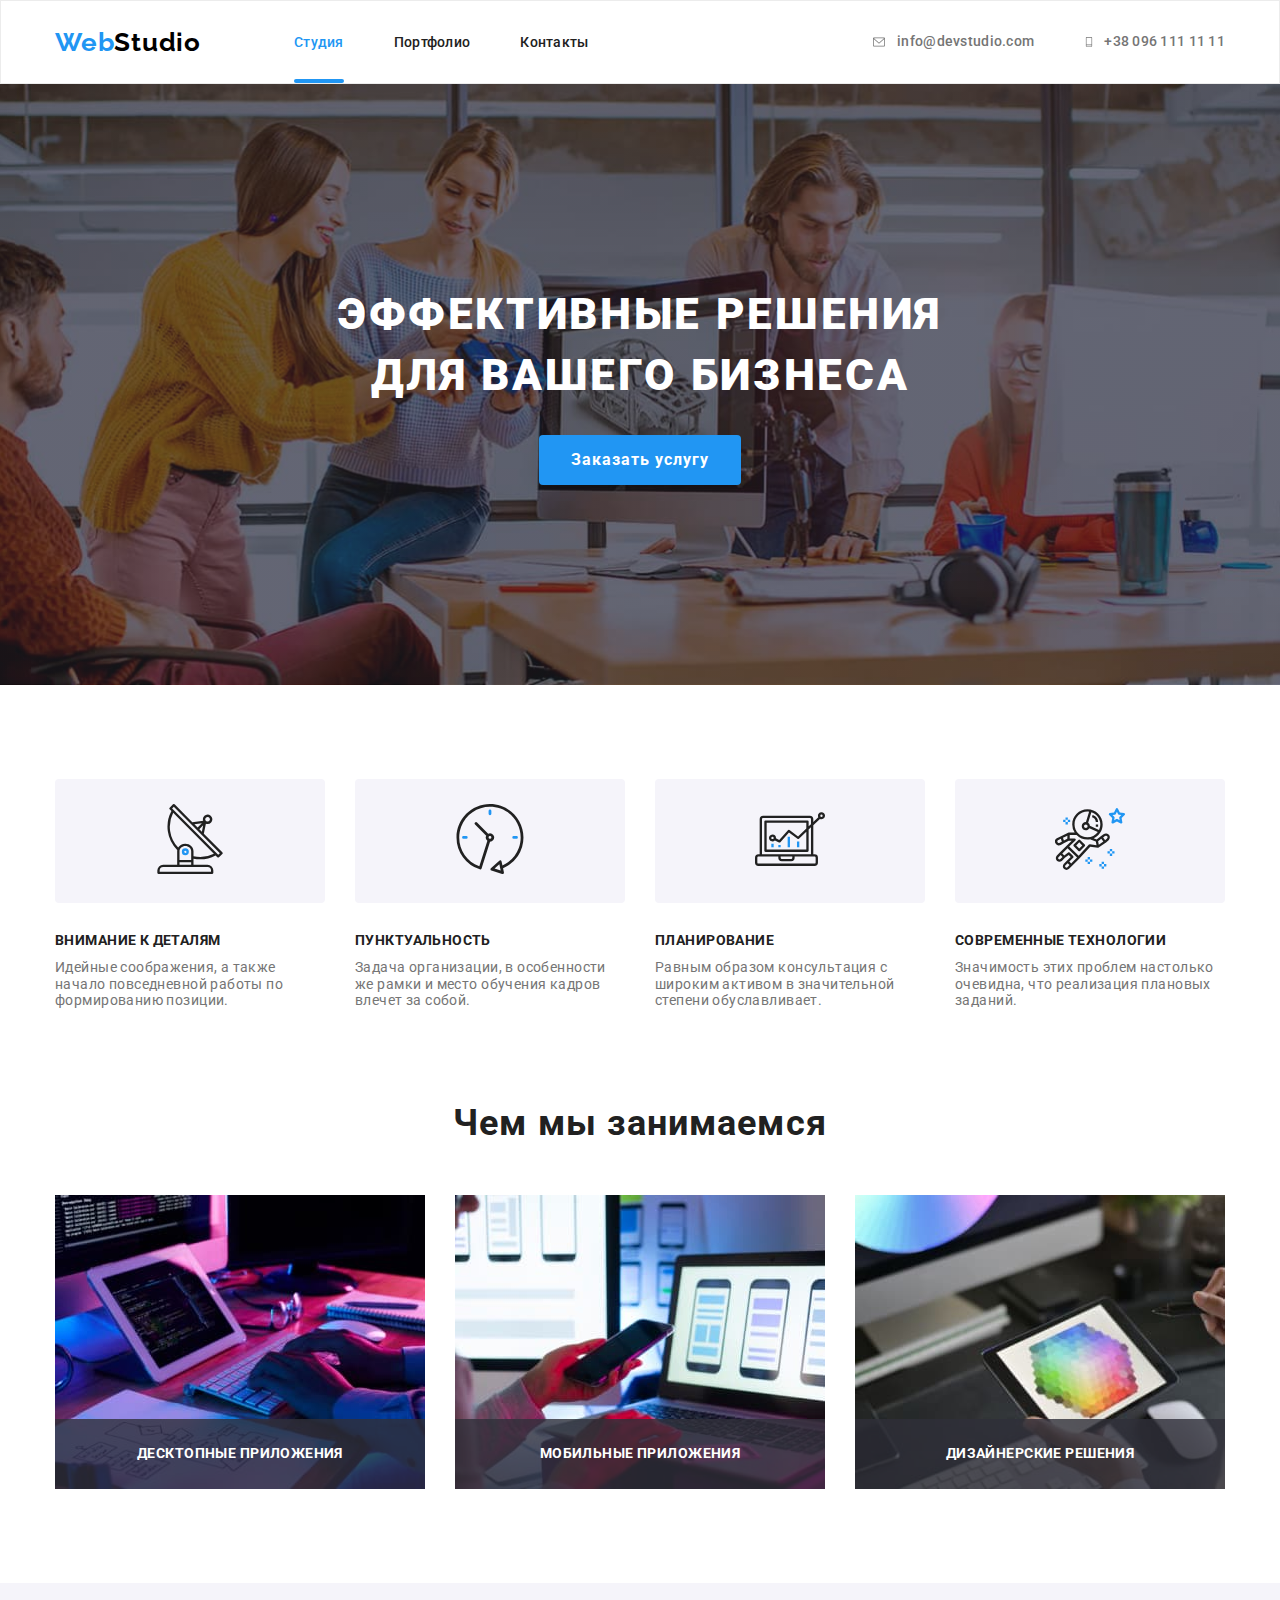
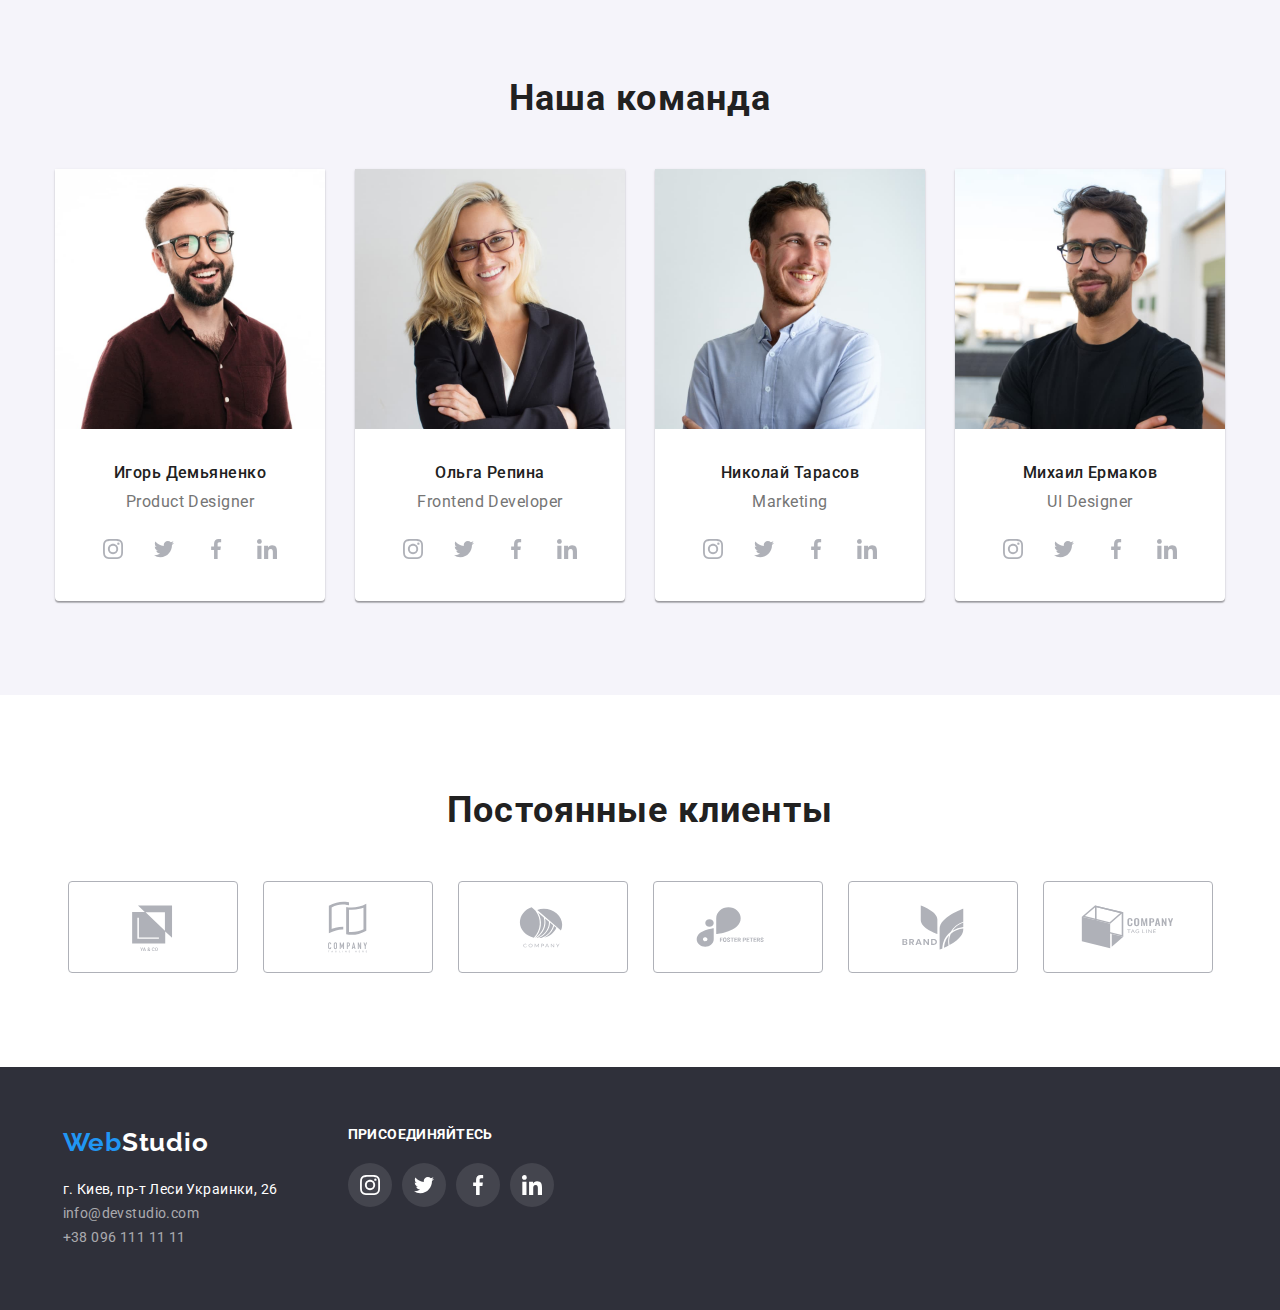
<file: index.html>
<!DOCTYPE html>
<html lang="ru">

<head>
    <meta charset="UTF-8">
    <meta http-equiv="X-UA-Compatible" content="IE=edge">
    <meta name="viewport" content="width=device-width, initial-scale=1.0">
    <title>Document</title>
    <link rel="preconnect" href="https://fonts.googleapis.com">
    <link rel="preconnect" href="https://fonts.gstatic.com" crossorigin>
    <link
        href="https://fonts.googleapis.com/css2?family=Raleway:wght@700&family=Roboto:wght@400;500;700;900&display=swap"
        rel="stylesheet">
    <link rel="stylesheet"
        href="https://cdnjs.cloudflare.com/ajax/libs/modern-normalize/1.1.0/modern-normalize.min.css">
    <link rel="stylesheet" href="./css/styles.css">
</head>

<body>

    <!-- Модалка -->
    <div class="backdrop is-hidden" data-modal>
        <div class="modal">
            <button class="close-button" data-modal-close>
                <svg class="close" width="18" height="18">
                    <use href="./images/icons.svg#icon-close-black"></use>
                </svg>
            </button>
        </div>
    </div>
    <!-- Шапка сайта -->
    <header class="section-header">
        <div class="container">
            <a class="logo" href="./index.html" lang="en"><span class="second-color">Web</span>Studio</a>
            <nav>
                <ul class="site-nav list">
                    <li class="item"><a href="./index.html" class="link main">Студия</a></li>
                    <li class="item"><a href="./portfolio.html" class="link">Портфолио</a></li>
                    <li class="item"><a href="" class="link">Контакты</a></li>
                </ul>
            </nav>
            <ul class="contacts list">
                <li class="item">
                        <a href="mailto:info@devstudio.com" class="link"><svg class="mail-icon" width="16" height="12">
                            <use href="./images/icons.svg#icon-mail"></use>
                        </svg>info@devstudio.com</a>
                </li>

                <li class="item">
                        <a href="tel:+380961111111" class="link"><svg class="tel-icon" width="10" height="16">
                            <use href="./images/icons.svg#icon-tel"></use>
                        </svg>+38 096 111 11 11</a>
                </li>
            </ul>
        </div>
    </header>

    <!-- Тело сайта -->
    <main>

        <!-- Тема сайта -->
        <section class="main-section main-background">
            <div class="container">
                <h1 class="main-title">Эффективные решения <br> для вашего бизнеса</h1>
                <button type="button" class="main-button" data-modal-open>Заказать услугу</button>
            </div>
            
        </section>
        

        <!-- Особенности -->
        
            <section class="dignity-section">
                <div class="container">
                <h2 class="header-hide">Особенности</h2>

                <ul class="dignity list">
                    <li class="item">
                        <div class="dignity-background">
                            <svg class="dignity-icon" width="70" height="70">
                                <use href="./images/icons.svg#icon-antenna" ></use>
                            </svg>
                        </div>
                        <div class="dignity-content">
                        <h3 class="dignity-text">ВНИМАНИЕ К ДЕТАЛЯМ</h3>
                        <p class="dignity-description">Идейные соображения, а также начало повседневной работы по
                            формированию позиции.</p>
                        </div>
                    </li>
                    <li class="item">
                        <div class="dignity-background">
                        <svg class="dignity-icon" width="70" height="70">
                            <use href="./images/icons.svg#icon-clock"></use>
                        </svg>
                        </div>
                        <div class="dignity-content">
                        <h3 class="dignity-text">ПУНКТУАЛЬНОСТЬ</h3>
                        <p class="dignity-description">Задача организации, в особенности же рамки и место обучения
                            кадров влечет за собой.</p>
                        </div>
                    </li>
                    <li class="item">
                        <div class="dignity-background">
                        <svg class="dignity-icon" width="70" height="70">
                            <use href="./images/icons.svg#icon-diagram"></use>
                        </svg>
                        </div>
                        <div class="dignity-content">
                        <h3 class="dignity-text">ПЛАНИРОВАНИЕ</h3>
                        <p class="dignity-description">Равным образом консультация с широким активом в значительной
                            степени обуславливает.</p>
                        </div>
                    </li>
                    <li class="item">
                        <div class="dignity-background">
                        <svg class="dignity-icon" width="70" height="70">
                            <use href="./images/icons.svg#icon-astronaut"></use>
                        </svg>
                        </div>
                        <div class="dignity-content">
                        <h3 class="dignity-text">СОВРЕМЕННЫЕ ТЕХНОЛОГИИ</h3>
                        <p class="dignity-description">Значимость этих проблем настолько очевидна, что реализация
                            плановых заданий.</p>
                        </div>                        
                    </li>
                </ul>
                </div>
            </section>
        

            <!-- Примеры работ -->

            <section class="examples-section">
                <div class="container">
                <h2 class="examples-header">Чем мы занимаемся</h2>

                <ul class="examples list">
                    <li class="item">
                        <img src="./images/box1.jpg" width="370" alt="компьютер" class="examples-img">
                        <div class="examples-background">
                            <p class="examples-text">ДЕСКТОПНЫЕ ПРИЛОЖЕНИЯ</p>
                        </div>
                    </li>
                    <li class="item">
                        <img src="./images/box2.jpg" width="370" alt="телефон" class="examples-img">
                        <div class="examples-background">
                            <p class="examples-text">МОБИЛЬНЫЕ ПРИЛОЖЕНИЯ</p>
                        </div>
                    </li>
                    <li class="item">
                        <img src="./images/box3.jpg" width="370" alt="планшет" class="examples-img">
                        <div class="examples-background"> 
                            <p class="examples-text">ДИЗАЙНЕРСКИЕ РЕШЕНИЯ</p>
                        </div>
                    </li>
                </ul>
                </div>
            </section>

            <!-- Команда -->

            <section class="team-section">
                <div class="container">
                <h2 class="team-header">Наша команда</h2>

                <ul class="team list">
                    <li class="item">
                        <div class="box-shadow">
                            <img src="./images/img(4).jpg" width="270" alt="Игорь Демьяненко">
                            <div class="team-padding">
                                <h3 class="teammate-name">Игорь Демьяненко</h3>
                                <p class="teammate-position">Product Designer</p>
                            </div>
                            <ul class="social list">
                                <li class="social-li">
                                    <a class="social-link">
                                    <svg class="social-icon" width="20" height="20"> 
                                        <use href="./images/icons.svg#icon-instagram"></use>
                                    </svg>
                                    </a>
                                </li>
                                <li class="social-li">
                                    <a class="social-link">
                                        <svg class="social-icon" width="20" height="20">
                                            <use href="./images/icons.svg#icon-twitter" ></use>
                                        </svg>
                                    </a>
                                </li>
                                <li class="social-li">
                                    <a class="social-link">
                                        <svg class="social-icon" width="20" height="20">
                                            <use href="./images/icons.svg#icon-facebook" ></use>
                                        </svg>
                                    </a>
                                </li>
                                <li class="social-li">
                                    <a class="social-link">
                                        <svg class="social-icon" width="20" height="20">
                                            <use href="./images/icons.svg#icon-linkedin" ></use>
                                        </svg>
                                    </a>
                                </li>
                            </ul>
                        </div>
                    </li>
                    <li class="item">
                        <div class="box-shadow">
                            <img src="./images/img(1).jpg" width="270" alt="Ольга Репина">
                            <div class="team-padding">
                                <h3 class="teammate-name">Ольга Репина</h3>
                                <p class="teammate-position">Frontend Developer</p>
                            </div>
                            <ul class="social list">
                                <li class="social-li">
                                    <a class="social-link">
                                        <svg class="social-icon" width="20" height="20">
                                            <use href="./images/icons.svg#icon-instagram" ></use>
                                        </svg>
                                    </a>
                                </li>
                                <li class="social-li">
                                    <a class="social-link">
                                        <svg class="social-icon" width="20" height="20">
                                            <use href="./images/icons.svg#icon-twitter" ></use>
                                        </svg>
                                    </a>
                                </li>
                                <li class="social-li">
                                    <a class="social-link">
                                        <svg class="social-icon" width="20" height="20">
                                            <use href="./images/icons.svg#icon-facebook" ></use>
                                        </svg>
                                    </a>
                                </li>
                                <li class="social-li">
                                    <a class="social-link">
                                        <svg class="social-icon" width="20" height="20">
                                            <use href="./images/icons.svg#icon-linkedin" ></use>
                                        </svg>
                                    </a>
                                </li>
                            </ul>
                        </div>
                    </li>
                    <li class="item">
                        <div class="box-shadow">
                            <img src="./images/img(2).jpg" width="270" alt="Николай Тарасов">
                            <div class="team-padding">
                                <h3 class="teammate-name">Николай Тарасов</h3>
                                <p class="teammate-position">Marketing</p>
                            </div>
                            <ul class="social list">
                                <li class="social-li">
                                    <a class="social-link">
                                        <svg class="social-icon" width="20" height="20">
                                            <use href="./images/icons.svg#icon-instagram"></use>
                                        </svg>
                                    </a>
                                </li>
                                <li class="social-li">
                                    <a class="social-link">
                                        <svg class="social-icon" width="20" height="20">
                                            <use href="./images/icons.svg#icon-twitter" ></use>
                                        </svg>
                                    </a>
                                </li>
                                <li class="social-li">
                                    <a class="social-link">
                                        <svg class="social-icon" width="20" height="20">
                                            <use href="./images/icons.svg#icon-facebook" ></use>
                                        </svg>
                                    </a>
                                </li>
                                <li class="social-li">
                                    <a class="social-link">
                                        <svg class="social-icon" width="20" height="20">
                                            <use href="./images/icons.svg#icon-linkedin" ></use>
                                        </svg>
                                    </a>
                                </li>
                            </ul>
                        </div>
                    </li>
                    <li class="item">
                        <div class="box-shadow">
                            <img src="./images/img(3).jpg" width="270" alt="Михаил Ермаков">
                            <div class="team-padding">
                                <h3 class="teammate-name">Михаил Ермаков</h3>
                                <p class="teammate-position">UI Designer</p>
                            </div>
                            <ul class="social list">
                                <li class="social-li">
                                    <a class="social-link">
                                        <svg class="social-icon" width="20" height="20">
                                            <use href="./images/icons.svg#icon-instagram"></use>
                                        </svg>
                                    </a>
                                </li>
                                <li class="social-li">
                                    <a class="social-link">
                                        <svg class="social-icon" width="20" height="20">
                                            <use href="./images/icons.svg#icon-twitter"></use>
                                        </svg>
                                    </a>
                                </li>
                                <li class="social-li">
                                    <a class="social-link">
                                        <svg class="social-icon" width="20" height="20">
                                            <use href="./images/icons.svg#icon-facebook"></use>
                                        </svg>
                                    </a>
                                </li>
                                <li class="social-li">
                                    <a class="social-link">
                                        <svg class="social-icon" width="20" height="20">
                                            <use href="./images/icons.svg#icon-linkedin"></use>
                                        </svg>
                                    </a>
                                </li>
                            </ul>
                        </div>
                    </li>
                </ul>
                </div>
            </section>

            <!-- Постоянные клиенты -->

            <section class="clients">
                <div class="container">
                    <h2 class="clients-header">Постоянные клиенты</h2>

                        <ul class="clients-scroll list">
                            <li class="clients-item">
                                <a class="clients-link">
                                    <svg class="clients-icon" width="106" height="60">
                                        <use href="./images/icons.svg#icon-Logo"></use>
                                    </svg>
                                </a>
                            </li>
                            <li>
                                <a class="clients-link">
                                    <svg class="clients-icon" width="106" height="60">
                                        <use href="./images/icons.svg#icon-Logo1"></use>
                                    </svg>
                                </a>
                            </li>
                            <li>
                                <a class="clients-link">
                                    <svg class="clients-icon" width="106" height="60"> 
                                        <use href="./images/icons.svg#icon-Logo2"></use>
                                    </svg>
                                </a>
                            </li>
                            <li>
                                <a class="clients-link">
                                    <svg class="clients-icon" width="106" height="60">
                                        <use href="./images/icons.svg#icon-Logo3"></use>
                                    </svg>
                                </a>
                            </li>
                            <li>
                                <a class="clients-link">
                                    <svg class="clients-icon" width="106" height="60">
                                        <use href="./images/icons.svg#icon-Logo4"></use>
                                    </svg>
                                </a>
                            </li>
                            <li>
                                <a class="clients-link">
                                    <svg class="clients-icon" width="106" height="60">
                                        <use href="./images/icons.svg#icon-Logo5"></use>
                                    </svg>
                                </a>
                            </li>
                        </ul>
                </div>
            </section>
        
    </main>

    <!-- Футер -->
    <footer class="footer">
        <div class="container">
            <div>
                <a class="footer-logo" href="./index.html" lang="en"><span class="second-color">Web</span>Studio</a>
                <address>
                    <ul class="list">
                        <li class="address-text"><a
                                href="https://www.google.com/maps/place/%D0%B1%D1%83%D0%BB.+%D0%9B%D0%B5%D1%81%D0%B8+%D0%A3%D0%BA%D1%80%D0%B0%D0%B8%D0%BD%D0%BA%D0%B8,+26,+%D0%9A%D0%B8%D0%B5%D0%B2,+02000/@50.4265807,30.5361971,17z/data=!4m13!1m7!3m6!1s0x40d4cf0e033ecbe9:0x57a4dffefec77da0!2z0LHRg9C7LiDQm9C10YHQuCDQo9C60YDQsNC40L3QutC4LCAyNiwg0JrQuNC10LIsIDAyMDAw!3b1!8m2!3d50.4265807!4d30.5383858!3m4!1s0x40d4cf0e033ecbe9:0x57a4dffefec77da0!8m2!3d50.4265807!4d30.5383858"
                                class="address-link">г.
                                Киев, пр-т Леси Украинки, 26</a></li>
                        <li class="footer-contact"><a href="mailto:info@devstudio.com" class="link">info@devstudio.com</a>
                        </li>
                        <li class="footer-contact"><a href="tel:+380961111111" class="link">+38 096 111 11 11</a></li>
                    </ul>
                </address>
            </div>

            <div class="footer-social">
                <h3 class="footer-header">ПРИСОЕДИНЯЙТЕСЬ</h3>

                <ul class="footer-social-list list">
                    <li class="footer-li">
                        <a class="social-link">
                            <svg class="footer-icon" width="20" height="20">
                                <use href="./images/icons.svg#icon-instagram"></use>
                            </svg>
                        </a>
                    </li>
                    <li class="footer-li">
                        <a class="social-link">
                            <svg class="footer-icon" width="20" height="20">
                                <use href="./images/icons.svg#icon-twitter"></use>
                            </svg>
                        </a>
                    </li>
                    <li class="footer-li">
                        <a class="social-link">
                            <svg class="footer-icon" width="20" height="20">
                                <use href="./images/icons.svg#icon-facebook"></use>
                            </svg>
                        </a>
                    </li>
                    <li class="footer-li">
                        <a class="social-link">
                            <svg class="footer-icon" width="20" height="20">
                                <use href="./images/icons.svg#icon-linkedin"></use>
                            </svg>
                        </a>
                    </li>
                </ul>
            </div>
        </div>

    </footer>
<script src="./js/modal.js"></script>
</body>

</html>
</file>
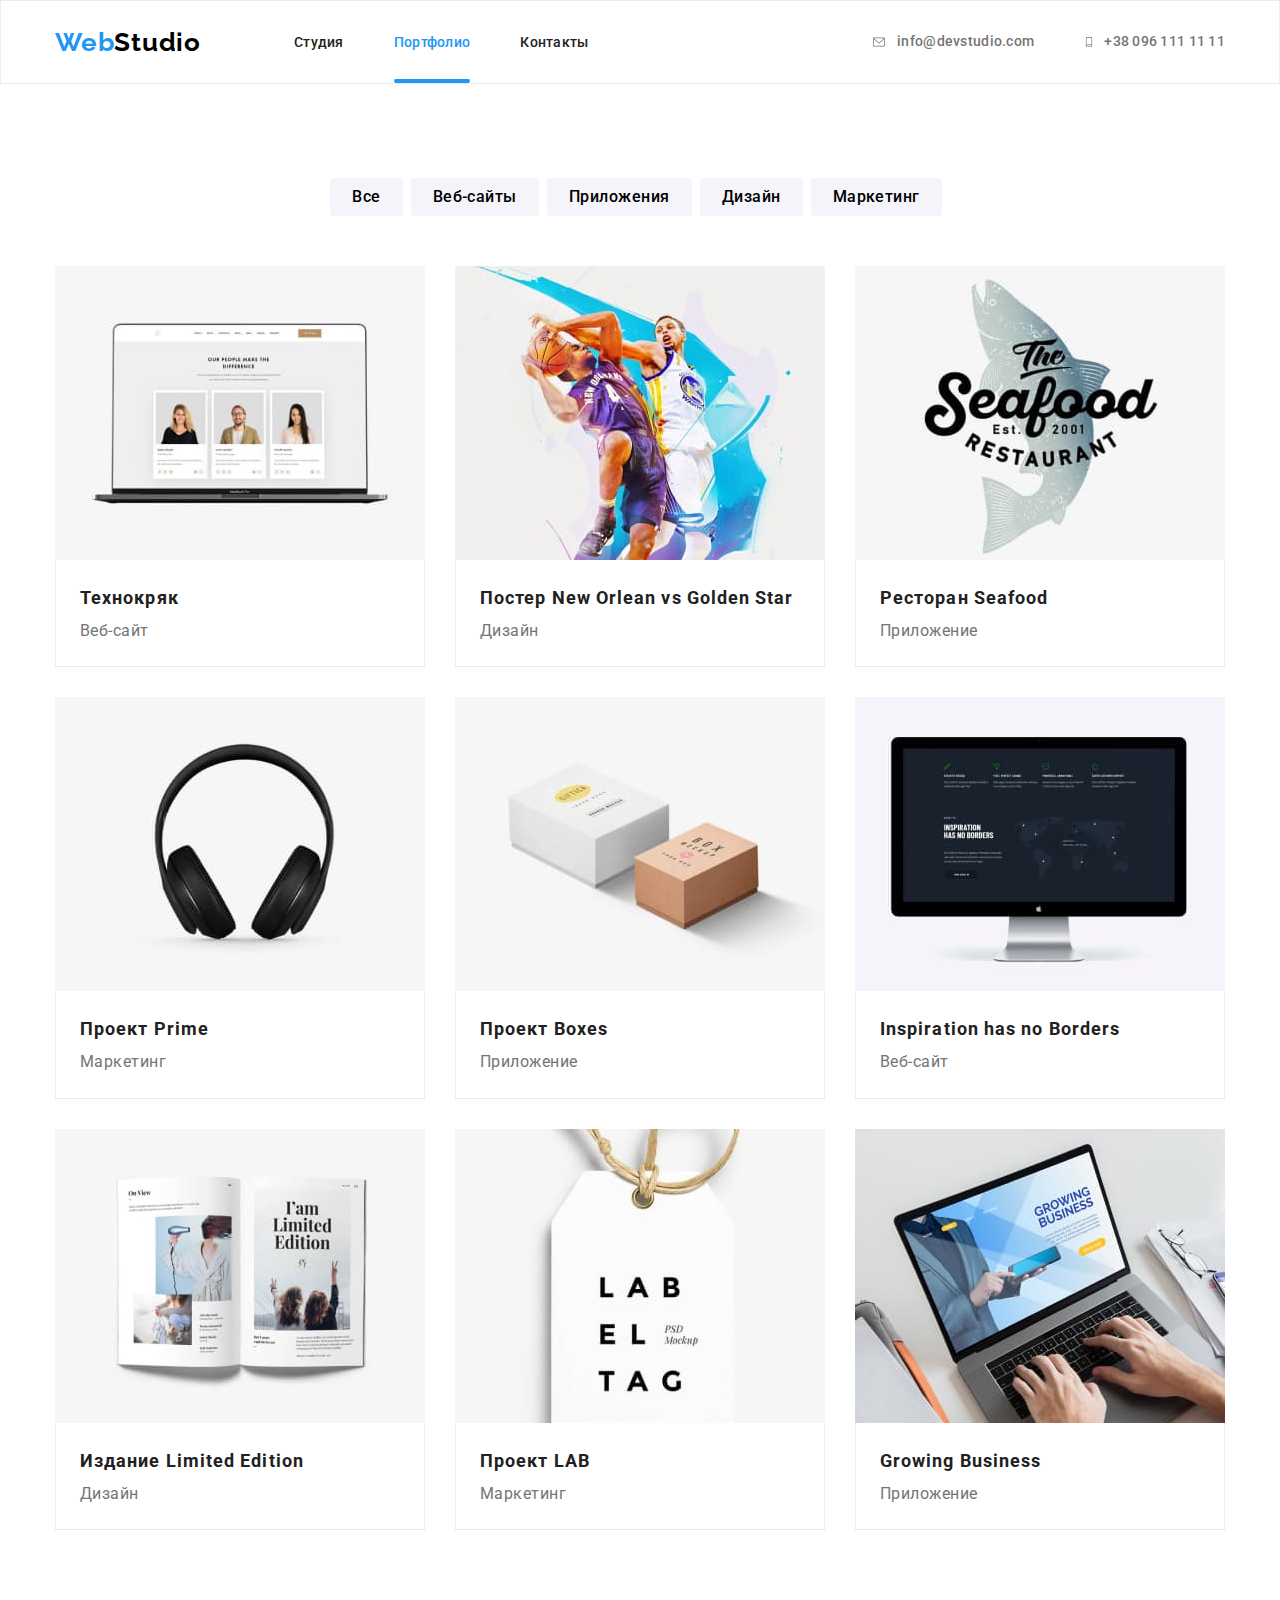
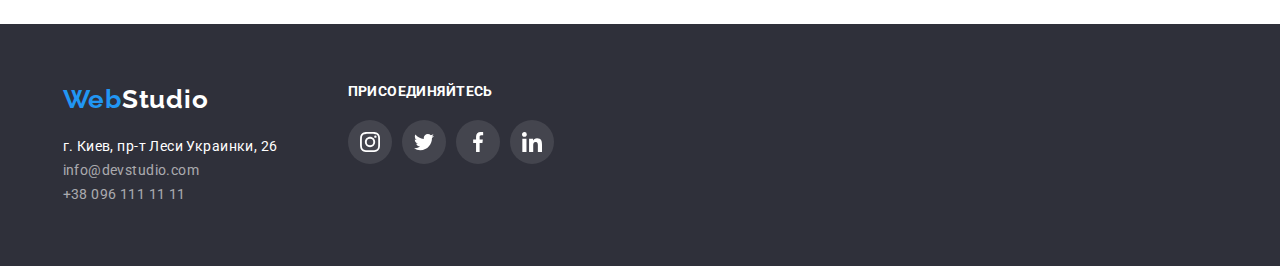
<file: portfolio.html>
<!DOCTYPE html>
<html lang="ru">

<head>
    <meta charset="UTF-8">
    <meta http-equiv="X-UA-Compatible" content="IE=edge">
    <meta name="viewport" content="width=device-width, initial-scale=1.0">
    <title>Document</title>
    <link rel="preconnect" href="https://fonts.googleapis.com">
    <link rel="preconnect" href="https://fonts.gstatic.com" crossorigin>
    <link
        href="https://fonts.googleapis.com/css2?family=Raleway:wght@700&family=Roboto:wght@400;500;700;900&display=swap"
        rel="stylesheet">
    <link rel="stylesheet"
        href="https://cdnjs.cloudflare.com/ajax/libs/modern-normalize/1.1.0/modern-normalize.min.css">
    <link rel="stylesheet" href="./css/styles.css">
</head>

<body>

    <!-- Шапка сайта -->
    <header class="section-header">
        <div class="container">
            <a class="logo" href="./index.html" lang="en"><span class="second-color">Web</span>Studio</a>
            <nav>
                <ul class="site-nav list">
                    <li class="item"><a href="./index.html" class="link">Студия</a></li>
                    <li class="item"><a href="./portfolio.html" class="link main">Портфолио</a></li>
                    <li class="item"><a href="" class="link">Контакты</a></li>
                </ul>
            </nav>
            <ul class="contacts list">
                <li class="item">
                    <a href="mailto:info@devstudio.com" class="link"><svg class="mail-icon" width="16" height="12">
                            <use href="./images/icons.svg#icon-mail"></use>
                        </svg>info@devstudio.com</a>
                </li>
    
                <li class="item">
                    <a href="tel:+380961111111" class="link"><svg class="tel-icon" width="10" height="16">
                            <use href="./images/icons.svg#icon-tel"></use>
                        </svg>+38 096 111 11 11</a>
                </li>
            </ul>
        </div>
    </header>

    <!-- Тело сайта -->
    <main>
        <!-- Портфолио -->
        <section class="pf-section">
            <div class="container">
            <h1 class="header-hide">Наши работы</h1>

            <h2 class="header-hide">Фильтр</h2>
            <ul class="filter list">
                <li class="item"><button type="button" class="secondary-button">Все</button></li>
                <li class="item"><button type="button" class="secondary-button">Веб-сайты</button></li>
                <li class="item"><button type="button" class="secondary-button">Приложения</button></li>
                <li class="item"><button type="button" class="secondary-button">Дизайн</button></li>
                <li class="item"><button type="button" class="secondary-button">Маркетинг</button></li>
            </ul>

            <h2 class="header-hide">Визуализация работ</h2>
            <ul class="portfolio list">
                <li class="item">

                    <a href="" class="portfolio-link">
                        <div class="portfolio-img">
                                <img src="./images/1-2.jpg" width="370" alt="Технокряк" class="image"> 
                                <div class="portfolio-animation">
                                        <p class="portfolio-animation-text">Технокряк это современная площадка распространения коронавируса. Компании используют
                                            эту платформу для цифрового
                                            шпионажа и атак на защищённые сервера конкурентов.</p>
                                </div>
                        </div>
                            <div class="border">
                                <h3 class="main-text">Технокряк</h3>
                                <p class="secondary-text">Веб-сайт</p>
                            </div>
                    </a>
                </li>
                <li class="item">

                    <a href="" class="portfolio-link">
                        <div class="portfolio-img">
                                <img src="./images/2-2.jpg" width="370" alt="Постер New Orlean vs Golden Star" class="image">
                                <div class="portfolio-animation">
                                        <p class="portfolio-animation-text">Технокряк это современная площадка распространения коронавируса. Компании используют
                                            эту платформу для цифрового
                                            шпионажа и атак на защищённые сервера конкурентов.</p>
                                </div>
                        </div>
                            <div class="border">
                                <h3 class="main-text">Постер New Orlean vs Golden Star</h3>
                                <p class="secondary-text">Дизайн</p>
                            </div>
                    </a>
                </li>
                <li class="item">
                    <a href="" class="portfolio-link">
                        <div class="portfolio-img">
                                <img src="./images/3-2.jpg" width="370" alt="Ресторан Seafood" class="image">
                                <div class="portfolio-animation">
                                        <p class="portfolio-animation-text">Технокряк это современная площадка распространения коронавируса. Компании
                                            используют эту платформу для цифрового
                                            шпионажа и атак на защищённые сервера конкурентов.</p>
                                </div>
                        </div>
                            <div class="border">
                                <h3 class="main-text">Ресторан Seafood</h3>
                                <p class="secondary-text">Приложение</p>
                            </div>
                    </a>
                </li>
                <li class="item">
                    <a href="" class="portfolio-link">
                        <div class="portfolio-img">
                                <img src="./images/4-2.jpg" width="370" alt="Проект Prime" class="image">
                                <div class="portfolio-animation">
                                        <p class="portfolio-animation-text">Технокряк это современная площадка распространения коронавируса. Компании
                                            используют эту платформу для цифрового
                                            шпионажа и атак на защищённые сервера конкурентов.</p>
                                </div>
                        </div>
                            <div class="border">
                                <h3 class="main-text">Проект Prime</h3>
                                <p class="secondary-text">Маркетинг</p>
                            </div>
                    </a>
                </li>
                <li class="item">
                    <a href="" class="portfolio-link">
                        <div class="portfolio-img">
                                <img src="./images/5-2.jpg" width="370" alt="Проект Boxes" class="image">
                                <div class="portfolio-animation">
                                        <p class="portfolio-animation-text">Технокряк это современная площадка распространения коронавируса. Компании
                                            используют эту платформу для цифрового
                                            шпионажа и атак на защищённые сервера конкурентов.</p>
                                </div>
                        </div>
                            <div class="border">
                                <h3 class="main-text">Проект Boxes</h3>
                                <p class="secondary-text">Приложение</p>
                            </div>
                    </a>
                </li>
                <li class="item">
                    <a href="" class="portfolio-link">
                        <div class="portfolio-img">
                                <img src="./images/6-2.jpg" width="370" alt="Inspiration has no Borders" class="image">
                                <div class="portfolio-animation">
                                        <p class="portfolio-animation-text">Технокряк это современная площадка распространения коронавируса. Компании
                                            используют эту платформу для цифрового
                                            шпионажа и атак на защищённые сервера конкурентов.</p>
                                </div>
                        </div>
                            <div class="border">
                                <h3 class="main-text">Inspiration has no Borders</h3>
                                <p class="secondary-text">Веб-сайт</p>
                            </div>
                    </a>
                </li>
                <li class="item">
                    <a href="" class="portfolio-link">
                        <div class="portfolio-img">
                                <img src="./images/7-2.jpg" width="370" alt="Издание Limited Edition" class="image">
                                <div class="portfolio-animation">
                                        <p class="portfolio-animation-text">Технокряк это современная площадка распространения коронавируса. Компании
                                            используют эту платформу для цифрового
                                            шпионажа и атак на защищённые сервера конкурентов.</p>
                                </div>
                        </div>
                            <div class="border">
                                <h3 class="main-text">Издание Limited Edition</h3>
                                <p class="secondary-text">Дизайн</p>
                            </div>
                    </a>
                </li>
                <li class="item">
                    <a href="" class="portfolio-link">
                        <div class="portfolio-img">
                                <img src="./images/8-2.jpg" width="370" alt="Проект LAB" class="image">
                                <div class="portfolio-animation">
                                        <p class="portfolio-animation-text">Технокряк это современная площадка распространения коронавируса. Компании
                                            используют эту платформу для цифрового
                                            шпионажа и атак на защищённые сервера конкурентов.</p>
                                </div>
                        </div>
                            <div class="border">
                                <h3 class="main-text">Проект LAB</h3>
                                <p class="secondary-text">Маркетинг</p>
                            </div>
                    </a>
                </li>
                <li class="item">
                    <a href="" class="portfolio-link">
                        <div class="portfolio-img">
                                <img src="./images/9-2.jpg" width="370" alt="Growing Business" class="image">
                                <div class="portfolio-animation">
                                        <p class="portfolio-animation-text">Технокряк это современная площадка распространения коронавируса. Компании
                                            используют эту платформу для цифрового
                                            шпионажа и атак на защищённые сервера конкурентов.</p>
                                </div>
                        </div>
                            <div class="border">
                                <h3 class="main-text">Growing Business</h3>
                                <p class="secondary-text">Приложение</p>
                            </div>
                    </a>
                </li>
            </ul>
            </div>
        </section>
    </main>

    <!-- Футер -->
    <footer class="footer">
        <div class="container">
            <div>
                <a class="footer-logo" href="./index.html" lang="en"><span class="second-color">Web</span>Studio</a>
                <address>
                    <ul class="list">
                        <li class="address-text"><a
                                href="https://www.google.com/maps/place/%D0%B1%D1%83%D0%BB.+%D0%9B%D0%B5%D1%81%D0%B8+%D0%A3%D0%BA%D1%80%D0%B0%D0%B8%D0%BD%D0%BA%D0%B8,+26,+%D0%9A%D0%B8%D0%B5%D0%B2,+02000/@50.4265807,30.5361971,17z/data=!4m13!1m7!3m6!1s0x40d4cf0e033ecbe9:0x57a4dffefec77da0!2z0LHRg9C7LiDQm9C10YHQuCDQo9C60YDQsNC40L3QutC4LCAyNiwg0JrQuNC10LIsIDAyMDAw!3b1!8m2!3d50.4265807!4d30.5383858!3m4!1s0x40d4cf0e033ecbe9:0x57a4dffefec77da0!8m2!3d50.4265807!4d30.5383858"
                                class="address-link">г.
                                Киев, пр-т Леси Украинки, 26</a></li>
                        <li class="footer-contact"><a href="mailto:info@devstudio.com" class="link">info@devstudio.com</a>
                        </li>
                        <li class="footer-contact"><a href="tel:+380961111111" class="link">+38 096 111 11 11</a></li>
                    </ul>
                </address>
            </div>
    
            <div class="footer-social">
                <h3 class="footer-header">ПРИСОЕДИНЯЙТЕСЬ</h3>
    
                <ul class="footer-social-list list">
                    <li class="footer-li">
                        <a class="social-link">
                            <svg class="footer-icon" width="20" height="20">
                                <use href="./images/icons.svg#icon-instagram"></use>
                            </svg>
                        </a>
                    </li>
                    <li class="footer-li">
                        <a class="social-link">
                            <svg class="footer-icon" width="20" height="20">
                                <use href="./images/icons.svg#icon-twitter"></use>
                            </svg>
                        </a>
                    </li>
                    <li class="footer-li">
                        <a class="social-link">
                            <svg class="footer-icon" width="20" height="20">
                                <use href="./images/icons.svg#icon-facebook"></use>
                            </svg>
                        </a>
                    </li>
                    <li class="footer-li">
                        <a class="social-link">
                            <svg class="footer-icon" width="20" height="20">
                                <use href="./images/icons.svg#icon-linkedin"></use>
                            </svg>
                        </a>
                    </li>
                </ul>
            </div>
        </div>
    
    </footer>
</body>

</html>
</file>
<file: css/styles.css>
/*Цвета проекта
#2196F3; - синий
#212121; - основной цвет текста (черный)
#757575; - второстепенный цвет текста
#ffffff; - белый
#188ce8; - hover главной кнопки
#f5f4fa; - hover второстепенной
*/

:root {
  --main-text-color: #212121;
  --secondary-text-color: #757575;
  --blue-color: #2196f3;
  --white-color: #ffffff;
  --hover-main-button: #188ce8;
  --hover-secondary-button: #f5f4fa;
  --footer-contacts-color: rgba(255, 255, 255, 0.6);
  --logo-black-color: #000000;
  --footer-background-color: #2f303a;
  --border-color: #ececec;
  --icon-color: #afb1b8;
}

body {
  background: var(--white-color);
  color: var(--main-text-color);
  font-family: Roboto, sans-serif;
}

h1,
h2,
h3,
h4,
h5,
h6,
p,
ul {
  margin: 0;
  padding: 0;
}

.list {
  list-style: none;
}

.address {
  font-style: normal;
}

.second-color {
  color: var(--blue-color);
}

/* Скрыть */
.header-hide {
  position: absolute;
  width: 1px;
  height: 1px;
  margin: -1px;
  border: 0;
  padding: 0;
  white-space: nowrap;
  clip-path: inset(100%);
  clip: rect(0 0 0 0);
  overflow: hidden;
}

.image {
  display: block;
  max-width: 100%;
  height: auto;
}

/* Header */
.section-header {
  border: 1px solid var(--border-color);
}

.section-header .container {
  display: flex;
  align-items: center;
}

.contacts .item {
  cursor: pointer;
  display: flex;
  color: var(--secondary-text-color);
}

.tel-icon,
.mail-icon {
  margin-right: 10px;
  fill: currentColor;
}



.contacts .link:hover,
.contacts .link:focus {
  color: var(--blue-color);
  transition: color 250ms cubic-bezier(0.4, 0, 0.2, 1);
}

/* Container */
.container .pf-button {
  margin-top: 94px;
}

.container {
  width: 1200px;
  padding-left: 15px;
  padding-right: 15px;
  margin: 0 auto;
}

.main-section {
  padding: 200px 0;
  background-color: var(--footer-background-color);
  text-align: center;
}

.clients,
.pf-section {
  padding: 94px 0;
}

/* Logo */
.logo {
  text-decoration: none;
  font-family: Raleway;
  font-weight: 700;
  font-size: 26px;
  line-height: 1.19;
  letter-spacing: 0.03em;
  color: var(--logo-black-color);
}

.main-background {
  margin-left: auto;
  margin-right: auto;
  max-width: 1600px;
  background-image: linear-gradient(
      to right,
      rgba(47, 48, 58, 0.4),
      rgba(47, 48, 58, 0.4)
    ),
    url(../images/main-background.jpg);
  background-repeat: no-repeat;
  background-size: cover;
  background-position: center;
}

/* Site nav */
.site-nav {
  display: flex;
  margin-left: 93px;
  padding-top: 32px;
  padding-bottom: 32px;
}

.site-nav .link {
  padding: 32px 0;
  text-decoration: none;
  font-weight: 500;
  font-size: 14px;
  line-height: 1.14;
  letter-spacing: 0.02em;
  color: var(--main-text-color);
}

.link {
  position: relative;
}

/* .site-nav .link:after {
  content: "";
  bottom: -1px;
  left: 0;
  position: absolute;
  width: 100%;
  height: 4px;
  background-color: var(--blue-color);
  border-radius: 2px;
  opacity: 0;
} */

.site-nav .link:hover::after {
  opacity: 1;
}

.site-nav .link.main::after {
  content: "";
  bottom: -1px;
  left: 0;
  position: absolute;
  width: 100%;
  height: 4px;
  background-color: var(--blue-color);
  border-radius: 2px;
  opacity: 1;
}

.site-nav .main,
.logo-col,
.site-nav .link:hover,
.site-nav .link:focus {
  color: var(--blue-color);
  transition: color 250ms cubic-bezier(0.4, 0, 0.2, 1); 
}

.site-nav .item:not(:last-child) {
  margin-right: 50px;
}

/* Contacts */
.contacts {
  display: flex;
  margin-left: auto;
}

.contacts .link {
  display: flex;
  text-decoration: none;
  align-items: center;
  font-weight: 500;
  font-size: 14px;
  line-height: 1.14;
  letter-spacing: 0.02em;
  color: var(--secondary-text-color);
}

.contacts .item:last-child {
  margin-left: 50px;
}

/* Text */
.portfolio .main-text {
  font-weight: 700;
  font-size: 18px;
  line-height: 2;

  letter-spacing: 0.06em;
  color: var(--main-text-color);
}

.portfolio .secondary-text {
  font-size: 16px;
  line-height: 1.9;
  letter-spacing: 0.03em;
  color: var(--secondary-text-color);
}

.main-title {
  margin-bottom: 30px;

  font-weight: 900;
  font-size: 44px;
  line-height: 1.37;
  text-align: center;
  letter-spacing: 0.06em;
  text-transform: uppercase;
  color: var(--white-color);
}

.team {
  display: flex;
  justify-content: space-between;
}

.clients-header,
.team-header {
  padding-bottom: 50px;
  text-align: center;
  font-weight: 700;
  font-size: 36px;
  line-height: 1.17;
  letter-spacing: 0.03em;
}

.section-team {
  font-weight: 700;
  font-size: 36px;
  line-height: 1.17;

  letter-spacing: 0.03em;
}

.team-section {
  padding: 94px 0;
  background-color: var(--hover-secondary-button);
}

.box-shadow {
  box-shadow: 0px 1px 3px rgba(0, 0, 0, 0.12), 0px 1px 1px rgba(0, 0, 0, 0.14),
    0px 2px 1px rgba(0, 0, 0, 0.2);
  border-radius: 0px 0px 4px 4px;
  background-color: var(--white-color);
}

.team-padding {
  padding: 30px 0 16px 0;
}

.team .teammate-name {
  padding: 0 0 10px 0;
  font-weight: 500;
  font-size: 16px;
  line-height: 1.19;
  text-align: center;
  letter-spacing: 0.03em;
}

.team .teammate-position {
  font-size: 16px;
  line-height: 1.19;
  text-align: center;
  letter-spacing: 0.03em;
  color: var(--secondary-text-color);
}

.social {
  display: flex;
  padding: 0 32px 30px 32px;
  justify-content: space-around;
}

.social-li .social-link {
  color: var(--icon-color);
  background-color: var(--white-color);
}

.social-link {
  border-radius: 50%;
  width: 44px;
  height: 44px;
  align-items: center;
  justify-content: center;
  display: flex;
  cursor: pointer;
}

.social-icon {
  fill: currentColor;
}

.social-link:hover {
  background-color: var(--blue-color);
  color: var(--white-color);
  transition: background-color 250ms cubic-bezier(0.4, 0, 0.2, 1);
}

.clients-scroll {
  justify-content: space-around;
  display: flex;
}

.clients-link {
  display: flex;
  width: 170px;
  height: 92px;
  cursor: pointer;
  border: 1px solid var(--icon-color);
  background-color: var(--white-color);
  border-radius: 4px;
  color: var(--icon-color);
}

.clients-icon {
  margin: 16px 32px;
  fill: currentColor;
}

.clients-link:hover {
  color: var(--hover-main-button);
  border-color: var(--blue-color);
  transition: color 250ms cubic-bezier(0.4, 0, 0.2, 1),
    border-color 250ms cubic-bezier(0.4, 0, 0.2, 1);
}

/* Button */
.main-button {
  cursor: pointer;
  font-weight: 700;
  font-size: 16px;
  line-height: 1.9;

  letter-spacing: 0.06em;
  color: var(--white-color);
  background-color: var(--blue-color);
  height: 50px;

  box-shadow: 0px 4px 4px rgba(0, 0, 0, 0.15);
  border-radius: 4px;
  border: none;
  padding: 10px 32px;
}

.main-button:hover {
  background-color: var(--hover-main-button);
  transition: background-color 250ms cubic-bezier(0.4, 0, 0.2, 1);
}

.backdrop {
  position: fixed;
  z-index: 1;

  transition: opacity 250ms cubic-bezier(0.4, 0, 0.2, 1);


  width: 100%;
  height: 100%;
  background-color: rgba(0, 0, 0, 0.2);
}

.backdrop.is-hidden {
  opacity: 0;
  visibility: visible;  
  pointer-events: none; 
}

.backdrop.is-hidden .modal {
 transform: translate(-50%, -50%) scale(0.5);
}


.modal {
  position: absolute;
  top: 50%;
  left: 50%;
  transform: translate(-50%, -50%) scale(1); 
  width: 528px;
  height: 581px;
  box-shadow: 0px 1px 3px rgba(0, 0, 0, 0.12), 0px 1px 1px rgba(0, 0, 0, 0.14),
    0px 2px 1px rgba(0, 0, 0, 0.2);
  border-radius: 4px;
  background-color: var(--white-color);
  transition: transform 250ms cubic-bezier(0.4, 0, 0.2, 1);
}

.close-button {
  content: "";
  position: absolute;
  cursor: pointer;
  top: 8px;
  right: 8px;
  background: var(--white-color);
  border: none;
  box-sizing: border-box;
}

.close {
  border: 1px solid rgba(0, 0, 0, 0.1);
  fill: var(--logo-black-color);
  border-radius: 50%;
}

.filter {
  display: flex;
  justify-content: center;
}

.filter.list {
  margin-bottom: 50px;
}

.secondary-button {
  margin-right: 8px;
  padding: 6px 22px;

  font-weight: 500;
  font-size: 16px;
  line-height: 1.6;
  text-align: center;
  letter-spacing: 0.03em;
  font-family: inherit;
  background-color: var(--hover-secondary-button);
  cursor: pointer;
  border-radius: 4px;
    box-shadow 250ms cubic-bezier(0.4, 0, 0.2, 1);

  border: none;
}

.secondary-button:hover,
.secondary-button:focus {
  color: var(--white-color);
  background-color: var(--blue-color);
  box-shadow: 0px 3px 1px rgba(0, 0, 0, 0.1), 0px 1px 2px rgba(0, 0, 0, 0.08),
    0px 2px 2px rgba(0, 0, 0, 0.12);
  transition: background-color 250ms cubic-bezier(0.4, 0, 0.2, 1),
    box-shadow 250ms cubic-bezier(0.4, 0, 0.2, 1);
}

.dignity {
  display: flex;
}

.dignity-section {
  padding: 94px 0 47px 0;
}

.dignity.list {
  text-align: left;
  justify-content: space-between;
}

.dignity .item {
  width: 270px;
}

.dignity-content {
  margin-top: 30px;
}

.dignity .dignity-text {
  margin-bottom: 10px;
  font-weight: 700;
  font-size: 14px;
  line-height: 1.14;
  letter-spacing: 0.03em;
}

.dignity .dignity-description {
  font-size: 14px;
  line-height: 1.17;
  letter-spacing: 0.03em;
  color: var(--secondary-text-color);
}

.dignity-background {
  padding: 25px 0;
  text-align: center;
  border-radius: 4px;
  background-color: var(--hover-secondary-button);
}

/* Примеры работ */
.examples {
  display: flex;
  justify-content: space-between;
}

.examples-section {
  padding: 47px 0 94px 0;
}

.examples-header {
  padding-bottom: 50px;
  text-align: center;

  font-weight: 700;
  font-size: 36px;
  line-height: 1.17;
  letter-spacing: 0.03em;
}

.examples .item {
  position: relative;
}

.examples-img {
  display: block;
}

.examples-background {
  content: "";
  box-sizing: border-box;
  display: flex;
  justify-content: center;
  align-items: center;
  position: absolute;
  bottom: 0;
  right: 0;
  content: "";
  width: 100%;
  height: 70px;
  background-color: rgba(47, 48, 58, 0.8);
}

.examples-text {
  content: "";
  position: absolute;

  width: 100%;

  font-weight: 700;
  font-size: 14px;
  line-height: 1.14;
  text-align: center;
  letter-spacing: 0.03em;
  text-transform: uppercase;

  color: var(--white-color);
}

/* Визуализация работ */
.portfolio {
  display: flex;
  flex-wrap: wrap;
}

.portfolio.list {
  text-align: left;
}

.portfolio .item {
  width: 370px;
}

.portfolio-link {
  display: inline-block;
  text-decoration: none;
}

.portfolio .item:not(:nth-child(3n)) {
  margin-right: 30px;
}

.portfolio .item:not(:nth-last-child(-n + 3)) {
  margin-bottom: 30px;
}

.portfolio-img {
  position: relative;
  overflow: hidden;
}

.portfolio-link:hover,
.portfolio-link:focus {
  box-shadow: 0px 1px 1px rgba(0, 0, 0, 0.12), 0px 4px 4px rgba(0, 0, 0, 0.06),
    1px 4px 6px rgba(0, 0, 0, 0.16);
  transition: box-shadow 250ms cubic-bezier(0.4, 0, 0.2, 1);
}

.portfolio-link:hover .portfolio-animation,
.portfolio-link:focus .portfolio-animation {
  transform: translatey(0);
  opacity: 1;
  transition: transform 250ms cubic-bezier(0.4, 0, 0.2, 1);
}

.portfolio-animation {
  position: absolute;
  top: 0;
  left: 0;
  width: 100%;
  height: 100%;
  background-color: rgba(33, 150, 243, 0.9);
  transform: translatey(100%);
  opacity: 0;
}

.portfolio-animation-text {
  font-size: 18px;
  line-height: 1.56;

  letter-spacing: 0.03em;
  padding: 63px 24px;

  color: var(--white-color);
}

.border {
  background: var(--white-color);
  border: 1px solid var(--border-color);
  border-top: none;
  box-sizing: border-box;
  padding: 20px 24px;
}

/* Footer */
.footer {
  display: flex;
  font-style: normal;
  background-color: var(--footer-background-color);
  text-align: left;
  padding: 60px 0 60px 15px;
}

.footer .container {
  display: flex;
}

.address-text .address-link {
  text-decoration: none;
  font-style: normal;
  font-size: 14px;
  line-height: 1.7;
  letter-spacing: 0.03em;
  color: var(--white-color);
}

.footer-contact .link {
  text-decoration: none;
  font-style: normal;
  font-size: 14px;
  line-height: 1.7;
  letter-spacing: 0.03em;
  color: var(--footer-contacts-color);
}

.footer-logo {
  font-family: Raleway;
  margin-bottom: 20px;
  text-decoration: none;
  font-weight: 700;
  font-size: 26px;
  line-height: 1.19;
  letter-spacing: 0.03em;
  color: var(--white-color);
}

.footer .list {
  margin-top: 20px;
}

.footer-social {
  margin-left: 70px;
}

.footer-header {
  font-weight: 700;
  font-size: 14px;
  line-height: 1.14;
  letter-spacing: 0.03em;
  text-transform: uppercase;

  color: var(--white-color);
}

.footer-social-list {
  display: flex;
}

.footer-li:not(:last-child) {
  margin-right: 10px;
}

.footer-li .social-link {
  background-color: rgba(255, 255, 255, 0.1);
  color: var(--white-color);
}

.footer-icon {
  fill: currentColor;
}

.footer-li .social-link:hover {
  background-color: var(--blue-color);
  color: var(--white-color);
  transition: background-color 250ms cubic-bezier(0.4, 0, 0.2, 1);
}
</file>
